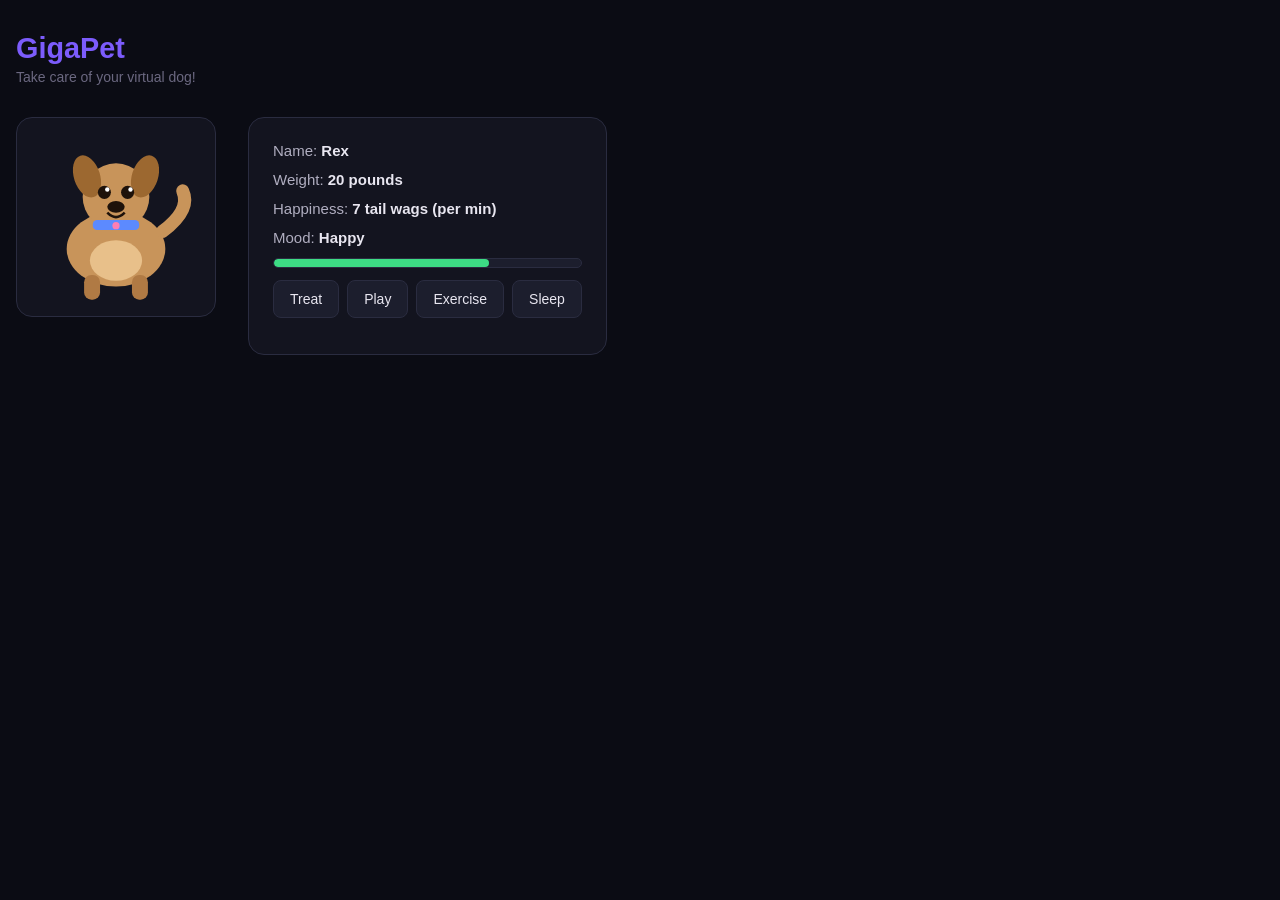
<file: index.html>
<!DOCTYPE html>
<html>
<head>
  <title>GigaPet</title>
  <meta charset="utf-8">
  <meta name="viewport" content="width=device-width, initial-scale=1">
  <link rel="stylesheet" href="style.css">
</head>
<body>

  <header>
    <h1>GigaPet</h1>
    <p>Take care of your virtual dog!</p>
  </header>

  <main>
    <div class="pet-section">

      <svg xmlns="http://www.w3.org/2000/svg" viewBox="0 0 120 120" class="pet-image">
        <ellipse cx="60" cy="82" rx="34" ry="26" fill="#c8945a"/>
        <ellipse cx="60" cy="90" rx="18" ry="14" fill="#e8c08a"/>
        <path d="M 92 70 Q 112 55 106 42" stroke="#c8945a" stroke-width="9" fill="none" stroke-linecap="round"/>
        <rect x="38" y="100" width="11" height="17" rx="5" fill="#b07a44"/>
        <rect x="71" y="100" width="11" height="17" rx="5" fill="#b07a44"/>
        <circle cx="60" cy="46" r="23" fill="#c8945a"/>
        <ellipse cx="40" cy="32" rx="9" ry="15" fill="#9c6830" transform="rotate(-18 40 32)"/>
        <ellipse cx="80" cy="32" rx="9" ry="15" fill="#9c6830" transform="rotate(18 80 32)"/>
        <circle cx="52" cy="43" r="4.5" fill="#1e120a"/>
        <circle cx="68" cy="43" r="4.5" fill="#1e120a"/>
        <circle cx="54" cy="41" r="1.5" fill="white"/>
        <circle cx="70" cy="41" r="1.5" fill="white"/>
        <ellipse cx="60" cy="53" rx="6" ry="4" fill="#1e120a"/>
        <path d="M 54 57 Q 60 63 66 57" stroke="#1e120a" stroke-width="1.8" fill="none"/>
        <ellipse id="tongue" cx="60" cy="63" rx="5" ry="6" fill="#e05070" style="display:none"/>
        <rect x="44" y="62" width="32" height="7" rx="3" fill="#5c8aff"/>
        <circle cx="60" cy="66" r="2.5" fill="#ff7eb3"/>
      </svg>

      <div id="notification" class="notification-bubble"></div>

    </div>

    <div class="dashboard">
      <div>Name: <strong><span class="name"></span></strong></div>
      <div>Weight: <strong><span class="weight"></span> pounds</strong></div>
      <div>Happiness: <strong><span class="happiness"></span> tail wags (per min)</strong></div>
      <div>Mood: <strong><span class="mood"></span></strong></div>

      <div class="bar-wrap">
        <div id="happiness-bar"></div>
      </div>

      <div class="button-container">
        <button class="treat-button">Treat</button>
        <button class="play-button">Play</button>
        <button class="exercise-button">Exercise</button>
        <button class="sleep-button">Sleep</button>
      </div>
    </div>
  </main>

  <script src="https://code.jquery.com/jquery-2.2.1.min.js"
          integrity="sha256-gvQgAFzTH6trSrAWoH1iPo9Xc96QxSZ3feW6kem+O00="
          crossorigin="anonymous"></script>
  <script src="script.js"></script>

</body>
</html>
</file>
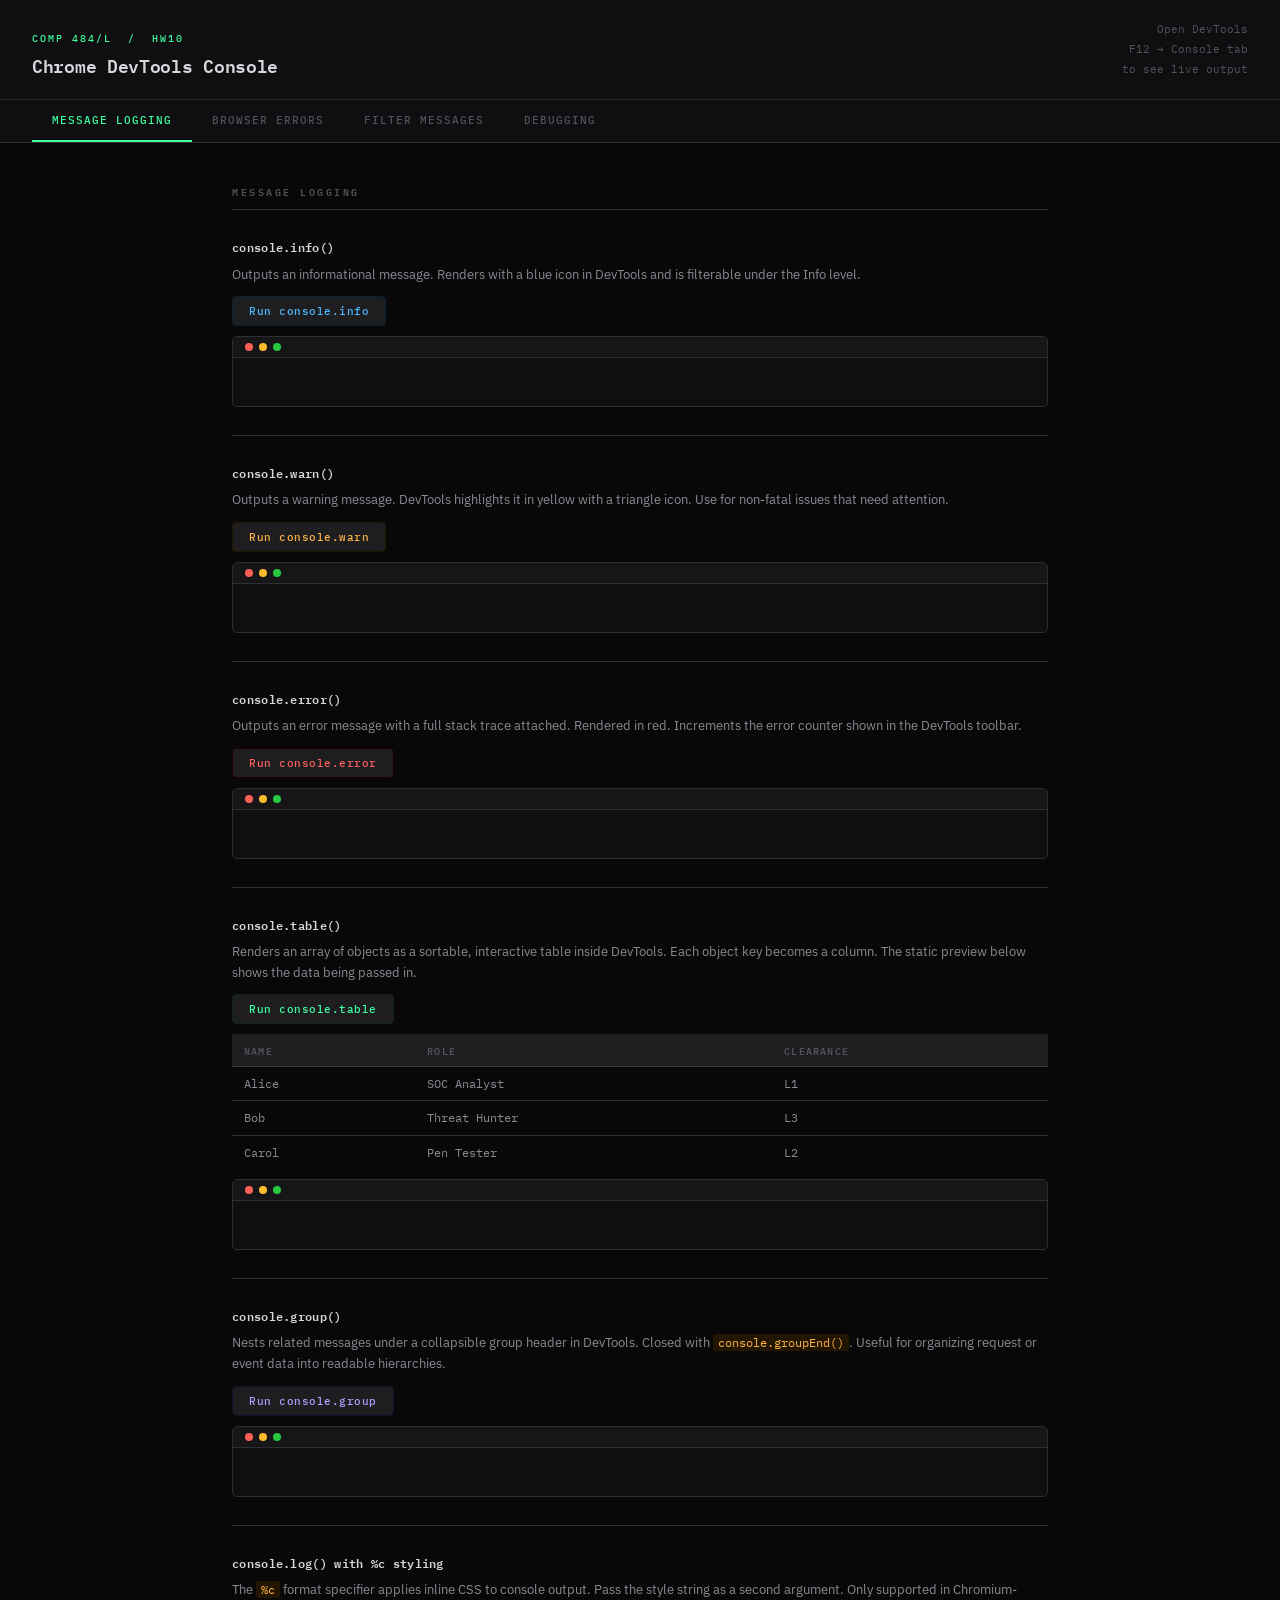
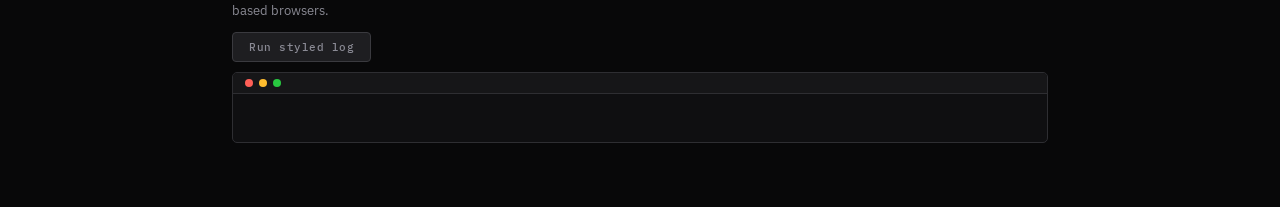
<file: assets/index.html>
<!DOCTYPE html>
<html lang="en">
<head>
  <meta charset="UTF-8">
  <meta name="viewport" content="width=device-width, initial-scale=1.0">
  <title>HW10 Chrome DevTools</title>
  <link rel="preconnect" href="https://fonts.googleapis.com">
  <link href="https://fonts.googleapis.com/css2?family=IBM+Plex+Mono:wght@400;500;600&family=IBM+Plex+Sans:wght@300;400;500&display=swap" rel="stylesheet">
  <link rel="stylesheet" href="style.css">
</head>
<body>

<!-- ============================================================
     HEADER
     ============================================================ -->
<header>
  <div class="header-left">
    <div class="kicker">COMP 484/L &nbsp;/ &nbsp;HW10</div>
    <h1>Chrome DevTools Console</h1>
  </div>
  <div class="header-right">
    Open DevTools<br>
    F12 &rarr; Console tab<br>
    to see live output
  </div>
</header>

<!-- ============================================================
     TAB NAVIGATION
     data-tab value maps to the section id "tab-{value}"
     ============================================================ -->
<nav id="nav">
  <button class="active" data-tab="logging">Message Logging</button>
  <button data-tab="browser">Browser Errors</button>
  <button data-tab="filter">Filter Messages</button>
  <button data-tab="debug">Debugging</button>
</nav>

<main>

  <!-- ==========================================================
       TAB 1: MESSAGE LOGGING
       ========================================================== -->
  <section id="tab-logging" class="section active">
    <div class="section-title">Message Logging</div>

    <!-- LOG INFO -->
    <div class="block">
      <div class="block-label">console.info()</div>
      <div class="block-desc">
        Outputs an informational message. Renders with a blue icon in DevTools
        and is filterable under the Info level.
      </div>
      <button class="btn b" onclick="runInfo()">Run console.info</button>
      <div class="console">
        <div class="console-bar">
          <span class="dot" style="background:#ff5f57"></span>
          <span class="dot" style="background:#febc2e"></span>
          <span class="dot" style="background:#28c840"></span>
        </div>
        <div class="console-body" id="out-info"></div>
      </div>
    </div>

    <hr class="divider">

    <!-- LOG WARNING -->
    <div class="block">
      <div class="block-label">console.warn()</div>
      <div class="block-desc">
        Outputs a warning message. DevTools highlights it in yellow with a
        triangle icon. Use for non-fatal issues that need attention.
      </div>
      <button class="btn a" onclick="runWarn()">Run console.warn</button>
      <div class="console">
        <div class="console-bar">
          <span class="dot" style="background:#ff5f57"></span>
          <span class="dot" style="background:#febc2e"></span>
          <span class="dot" style="background:#28c840"></span>
        </div>
        <div class="console-body" id="out-warn"></div>
      </div>
    </div>

    <hr class="divider">

    <!-- LOG ERROR -->
    <div class="block">
      <div class="block-label">console.error()</div>
      <div class="block-desc">
        Outputs an error message with a full stack trace attached. Rendered in
        red. Increments the error counter shown in the DevTools toolbar.
      </div>
      <button class="btn r" onclick="runError()">Run console.error</button>
      <div class="console">
        <div class="console-bar">
          <span class="dot" style="background:#ff5f57"></span>
          <span class="dot" style="background:#febc2e"></span>
          <span class="dot" style="background:#28c840"></span>
        </div>
        <div class="console-body" id="out-error"></div>
      </div>
    </div>

    <hr class="divider">

    <!-- LOG TABLE -->
    <div class="block">
      <div class="block-label">console.table()</div>
      <div class="block-desc">
        Renders an array of objects as a sortable, interactive table inside
        DevTools. Each object key becomes a column. The static preview below
        shows the data being passed in.
      </div>
      <button class="btn g" onclick="runTable()">Run console.table</button>
      <table class="data-table">
        <thead><tr><th>name</th><th>role</th><th>clearance</th></tr></thead>
        <tbody>
          <tr><td>Alice</td><td>SOC Analyst</td><td>L1</td></tr>
          <tr><td>Bob</td><td>Threat Hunter</td><td>L3</td></tr>
          <tr><td>Carol</td><td>Pen Tester</td><td>L2</td></tr>
        </tbody>
      </table>
      <div class="console">
        <div class="console-bar">
          <span class="dot" style="background:#ff5f57"></span>
          <span class="dot" style="background:#febc2e"></span>
          <span class="dot" style="background:#28c840"></span>
        </div>
        <div class="console-body" id="out-table"></div>
      </div>
    </div>

    <hr class="divider">

    <!-- LOG GROUP -->
    <div class="block">
      <div class="block-label">console.group()</div>
      <div class="block-desc">
        Nests related messages under a collapsible group header in DevTools.
        Closed with <code>console.groupEnd()</code>. Useful for organizing
        request or event data into readable hierarchies.
      </div>
      <button class="btn v" onclick="runGroup()">Run console.group</button>
      <div class="console">
        <div class="console-bar">
          <span class="dot" style="background:#ff5f57"></span>
          <span class="dot" style="background:#febc2e"></span>
          <span class="dot" style="background:#28c840"></span>
        </div>
        <div class="console-body" id="out-group"></div>
      </div>
    </div>

    <hr class="divider">

    <!-- LOG CUSTOM -->
    <div class="block">
      <div class="block-label">console.log() with %c styling</div>
      <div class="block-desc">
        The <code>%c</code> format specifier applies inline CSS to console
        output. Pass the style string as a second argument. Only supported
        in Chromium-based browsers.
      </div>
      <button class="btn" onclick="runCustom()">Run styled log</button>
      <div class="console">
        <div class="console-bar">
          <span class="dot" style="background:#ff5f57"></span>
          <span class="dot" style="background:#febc2e"></span>
          <span class="dot" style="background:#28c840"></span>
        </div>
        <div class="console-body" id="out-custom"></div>
      </div>
    </div>

  </section>


  <!-- ==========================================================
       TAB 2: BROWSER ERRORS
       ========================================================== -->
  <section id="tab-browser" class="section">
    <div class="section-title">View Messages Logged by the Browser</div>

    <!-- 404 -->
    <div class="block">
      <div class="block-label">404 Network Error</div>
      <div class="block-desc">
        Requesting a URL that does not exist returns a 404 status. The browser
        logs a red network error to the Console automatically. It also appears
        in the Network tab with status 404.
      </div>
      <button class="btn r" onclick="cause404()">Trigger 404</button>
      <div class="outbox" id="out-404">Waiting for trigger...</div>
      <div class="callout">
        <strong>Where to look:</strong> Console tab shows a red network error
        entry. Network tab shows the failed request with status 404. Filter
        by Fetch or XHR to isolate it.
      </div>
    </div>

    <hr class="divider">

    <!-- TYPEERROR -->
    <div class="block">
      <div class="block-label">TypeError</div>
      <div class="block-desc">
        Accessing a property or calling a method on <code>null</code> or
        <code>undefined</code> throws a TypeError at runtime. The browser logs
        it with a full stack trace pointing to the source line.
      </div>
      <button class="btn r" onclick="causeTypeError()">Trigger TypeError</button>
      <div class="outbox" id="out-type">Waiting for trigger...</div>
      <div class="callout">
        <strong>Where to look:</strong> Console tab shows the red TypeError
        entry. Click the source link on the right side of the entry to jump
        to the offending line in the Sources panel.
      </div>
    </div>

    <hr class="divider">

    <!-- VIOLATION -->
    <div class="block">
      <div class="block-label">Violation</div>
      <div class="block-desc">
        Long-running synchronous tasks that block the main thread beyond
        roughly 50ms generate a Violation warning. Alternating DOM reads and
        writes in a tight loop also triggers forced reflow violations. Set the
        Console log level to Verbose to see these entries.
      </div>
      <button class="btn a" onclick="causeViolation()">Trigger Violation</button>
      <div class="outbox" id="out-violation">Waiting for trigger...</div>
      <div class="callout">
        <strong>Where to look:</strong> Open Console, set the log level
        dropdown to Verbose. After triggering, look for yellow [Violation]
        entries labeled "Forced reflow" or "Long running JavaScript task."
      </div>
    </div>

  </section>


  <!-- ==========================================================
       TAB 3: FILTER MESSAGES
       ========================================================== -->
  <section id="tab-filter" class="section">
    <div class="section-title">Filter Messages</div>

    <div class="block">
      <div class="block-desc">
        Click below to seed the DevTools console with 10 mixed log entries
        across multiple levels and sources. Each filter below then simulates
        how DevTools isolates them.
      </div>
      <button class="btn g" onclick="seedAll()">Seed Console</button>
      <div class="hint-text" id="seed-hint">10 entries will be written to the DevTools console.</div>
    </div>

    <hr class="divider">

    <!-- FILTER BY LOG LEVEL -->
    <div class="block">
      <div class="block-label">Filter by Log Level</div>
      <div class="block-desc">
        The DevTools log level dropdown (Default, Verbose, Info, Warnings,
        Errors) shows or hides entries by severity. Select a level below to
        simulate that filtering.
      </div>
      <div class="filter-row">
        <span class="filter-label">Level</span>
        <select class="finput" id="level-select" onchange="filterLevel()">
          <option value="all">All</option>
          <option value="info">Info</option>
          <option value="warn">Warning</option>
          <option value="error">Error</option>
          <option value="log">Log</option>
        </select>
      </div>
      <div class="filter-result" id="level-result"></div>
    </div>

    <hr class="divider">

    <!-- FILTER BY TEXT -->
    <div class="block">
      <div class="block-label">Filter by Text</div>
      <div class="block-desc">
        Typing a string into the DevTools filter bar hides all messages that
        do not contain that substring.
      </div>
      <div class="filter-row">
        <span class="filter-label">Search</span>
        <input class="finput" id="text-input" placeholder="e.g. fetch" oninput="filterText()">
      </div>
      <div class="filter-result" id="text-result"></div>
    </div>

    <hr class="divider">

    <!-- FILTER BY REGEX -->
    <div class="block">
      <div class="block-label">Filter by Regular Expression</div>
      <div class="block-desc">
        Prefix a filter with <code>/</code> in DevTools to switch to regex
        mode. Supports standard JS syntax with flags. Enter a pattern below
        to test against the seeded entries.
      </div>
      <div class="filter-row">
        <span class="filter-label">Regex</span>
        <input class="finput" id="regex-input" placeholder="e.g. /404|type/i" oninput="filterRegex()">
      </div>
      <div class="filter-result" id="regex-result"></div>
      <div class="hint-text">Wrap pattern in / / for flags. Example: /auth|token/i</div>
    </div>

    <hr class="divider">

    <!-- FILTER BY SOURCE -->
    <div class="block">
      <div class="block-label">Filter by Message Source</div>
      <div class="block-desc">
        Messages originate from different sources: network requests, script
        execution, or the browser runtime itself. DevTools lets you narrow
        output by source using the sidebar.
      </div>
      <div class="filter-row">
        <span class="filter-label">Source</span>
        <select class="finput" id="source-select" onchange="filterSource()">
          <option value="all">All sources</option>
          <option value="network">network</option>
          <option value="script">script</option>
          <option value="browser">browser</option>
        </select>
      </div>
      <div class="filter-result" id="source-result"></div>
    </div>

    <hr class="divider">

    <!-- FILTER BY USER MESSAGES -->
    <div class="block">
      <div class="block-label">Filter by User Messages</div>
      <div class="block-desc">
        The User Messages filter in the DevTools sidebar shows only messages
        written by your own JavaScript code via console methods, isolating
        them from browser-generated entries.
      </div>
      <div class="filter-row">
        <span class="filter-label">Show</span>
        <select class="finput" id="user-select" onchange="filterUser()">
          <option value="all">All messages</option>
          <option value="user">User messages</option>
          <option value="browser">Browser messages</option>
        </select>
      </div>
      <div class="filter-result" id="user-result"></div>
    </div>

  </section>


  <!-- ==========================================================
       TAB 4: DEBUGGING
       Covers: reproduce a bug, Sources UI, breakpoints,
       variable inspection (Scope, Watch, Console), apply a fix.

       Scenario: calcTotalScore() is supposed to sum numeric scores
       from a list of security alerts. The bug is that it reads
       alert.severity (a string) instead of alert.score (a number),
       so the result is NaN.

       Steps 1-2 are triggered by buttons on the page.
       Steps 3-7 are done manually in DevTools — instructions
       explain exactly what to click for each screenshot.
       ========================================================== -->
  <section id="tab-debug" class="section">
    <div class="section-title">Debugging</div>

    <!-- STEP 1: REPRODUCE THE BUG
         runBuggy() calls calcTotalScore() which has the wrong property
         name. The result is NaN. This is what we need to debug. -->
    <div class="block">
      <div class="step-badge">Step 1</div>
      <div class="block-label">Reproduce the Bug</div>
      <div class="block-desc">
        The function <code>calcTotalScore()</code> is supposed to sum the
        numeric score from each security alert and return a total. Instead
        it returns <code>NaN</code> because it reads <code>alert.severity</code>
        (a string like "high") instead of <code>alert.score</code> (a number).
        Click the button to reproduce the broken output.
      </div>
      <button class="btn r" onclick="runBuggy()">Run Buggy Function</button>
      <div class="outbox" id="out-buggy">Output will appear here...</div>
      <div class="callout">
        <strong>What to look for:</strong> The result printed to the Console
        will be <code>NaN</code> instead of a number. This is the bug we will
        isolate using the Sources panel.
      </div>
    </div>

    <hr class="divider">

    <!-- STEP 2: GET FAMILIAR WITH THE SOURCES UI
         Describes the three panes of the Sources panel so the student
         knows where to look before setting a breakpoint. -->
    <div class="block">
      <div class="step-badge">Step 2</div>
      <div class="block-label">Get Familiar with the Sources UI</div>
      <div class="block-desc">
        Open DevTools (F12) and click the <strong>Sources</strong> tab.
        The panel has three panes working together.
      </div>

      <!-- Three-column layout, one card per pane -->
      <div class="pane-grid">

        <div class="pane-card">
          <div class="pane-title">File Navigator</div>
          <div class="pane-body">
            Left pane. Lists every file the page loaded — HTML, CSS, JS.
            Click <code>script.js</code> here to open it in the editor pane.
          </div>
        </div>

        <div class="pane-card">
          <div class="pane-title">Code Editor</div>
          <div class="pane-body">
            Center pane. Shows the source code of the selected file.
            Click any line number to set a breakpoint on that line.
            A blue marker appears when a breakpoint is active.
          </div>
        </div>

        <div class="pane-card">
          <div class="pane-title">Debugger Pane</div>
          <div class="pane-body">
            Right pane. Shows Breakpoints, Scope variables, Watch
            Expressions, and the Call Stack when execution is paused.
          </div>
        </div>

      </div>

      <div class="callout" style="margin-top:12px">
        <strong>Screenshot this:</strong> Open Sources and click
        <code>script.js</code> in the File Navigator. Take a screenshot
        showing all three panes visible at the same time.
      </div>
    </div>

    <hr class="divider">

    <!-- STEP 3: SET A LINE-OF-CODE BREAKPOINT
         Tells the student exactly which line to click in script.js. -->
    <div class="block">
      <div class="step-badge">Step 3</div>
      <div class="block-label">Set a Line-of-Code Breakpoint</div>
      <div class="block-desc">
        In the Sources panel with <code>script.js</code> open, scroll to the
        function <code>calcTotalScore()</code>. Click the line number next to
        this line:
      </div>
      <div class="code-block">total += alert.severity;</div>
      <div class="block-desc" style="margin-top:10px">
        A blue marker will appear on that line number confirming the breakpoint
        is active. It also shows up in the Breakpoints list in the right pane.
      </div>
      <div class="callout">
        <strong>Screenshot this:</strong> The blue breakpoint marker on the
        line in the code editor, and the entry in the Breakpoints list.
      </div>
    </div>

    <hr class="divider">

    <!-- STEP 4: PAUSE CODE WITH A BREAKPOINT
         The student clicks Run Buggy Function again — this time with the
         breakpoint set, execution will pause on that line. -->
    <div class="block">
      <div class="step-badge">Step 4</div>
      <div class="block-label">Pause the Code with a Breakpoint</div>
      <div class="block-desc">
        With the breakpoint set, click the button below. DevTools will pause
        execution on the breakpoint line before it runs. The page will freeze
        briefly — that is normal. You will see the current line highlighted
        in the Sources panel.
      </div>
      <button class="btn a" onclick="runBuggy()">Run and Hit Breakpoint</button>
      <div class="callout" style="margin-top:10px">
        <strong>Screenshot this:</strong> The Sources panel paused on the
        highlighted breakpoint line, with the blue execution marker on the
        left side of the line.
      </div>
    </div>

    <hr class="divider">

    <!-- STEP 5: CHECK VARIABLE VALUES
         Three sub-sections: Scope pane, Watch Expressions, Console. -->
    <div class="block">
      <div class="step-badge">Step 5</div>
      <div class="block-label">Check Variable Values</div>
      <div class="block-desc">
        While paused, DevTools gives you three ways to inspect variable values.
      </div>

      <!-- Scope Pane -->
      <div class="inspect-block">
        <div class="inspect-label">Scope Pane</div>
        <div class="inspect-desc">
          In the right pane, open the <strong>Scope</strong> section. It shows
          every variable currently in scope at the paused line. Look for:
          <code>total</code>, <code>alert</code>, and <code>alerts</code>.
          You will see <code>alert.severity</code> is a string like
          <code>"high"</code> — that is why adding it to a number produces NaN.
        </div>
        <div class="callout">
          <strong>Screenshot this:</strong> The Scope section expanded showing
          the local variables including <code>alert</code> and its properties.
        </div>
      </div>

      <!-- Watch Expressions -->
      <div class="inspect-block">
        <div class="inspect-label">Watch Expressions</div>
        <div class="inspect-desc">
          In the right pane, click the <strong>Watch</strong> section and hit
          the + button. Add these two expressions one at a time:
        </div>
        <div class="code-block">alert.severity</div>
        <div class="code-block" style="margin-top:6px">alert.score</div>
        <div class="inspect-desc" style="margin-top:8px">
          DevTools evaluates both in real time. You will see
          <code>alert.severity</code> returns a string and
          <code>alert.score</code> returns the correct number we should
          be using.
        </div>
        <div class="callout">
          <strong>Screenshot this:</strong> The Watch section showing both
          expressions and their evaluated values side by side.
        </div>
      </div>

      <!-- Console while paused -->
      <div class="inspect-block">
        <div class="inspect-label">The Console</div>
        <div class="inspect-desc">
          While still paused, switch to the Console tab. You can type
          expressions directly and they evaluate in the current scope.
          Try typing:
        </div>
        <div class="code-block">alert.score</div>
        <div class="code-block" style="margin-top:6px">typeof alert.severity</div>
        <div class="inspect-desc" style="margin-top:8px">
          The first returns the correct numeric score. The second returns
          <code>"string"</code> — confirming that severity is not a number
          and cannot be summed.
        </div>
        <div class="callout">
          <strong>Screenshot this:</strong> The Console with both expressions
          typed in and their return values visible.
        </div>
      </div>

    </div>

    <hr class="divider">

    <!-- STEP 6: APPLY THE FIX
         Shows the before/after code and lets the student run the
         fixed version to confirm it produces the correct total. -->
    <div class="block">
      <div class="step-badge">Step 6</div>
      <div class="block-label">Apply the Fix</div>
      <div class="block-desc">
        Resume execution by pressing the blue play button in DevTools (or F8),
        then remove the breakpoint by clicking the marker again. The fix is to
        change <code>alert.severity</code> to <code>alert.score</code> inside
        the loop. The corrected function is already available as
        <code>calcTotalScoreFixed()</code> in script.js. Click below to run it
        and confirm it returns the correct total.
      </div>

      <!-- Side-by-side before/after diff -->
      <div class="diff-grid">
        <div class="diff-panel">
          <div class="diff-label bad">Before (buggy)</div>
          <div class="code-block diff-code">
            alerts.forEach(function(alert) {<br>
            &nbsp;&nbsp;total += alert.severity;<br>
            });
          </div>
        </div>
        <div class="diff-panel">
          <div class="diff-label good">After (fixed)</div>
          <div class="code-block diff-code">
            alerts.forEach(function(alert) {<br>
            &nbsp;&nbsp;total += alert.score;<br>
            });
          </div>
        </div>
      </div>

      <button class="btn g" onclick="runFixed()" style="margin-top:14px">Run Fixed Function</button>
      <div class="outbox" id="out-fixed">Output will appear here...</div>
      <div class="callout">
        <strong>Screenshot this:</strong> The output box and Console both
        showing the correct numeric total instead of NaN.
      </div>
    </div>

  </section>

</main>

<script src="script.js"></script>
</body>
</html>
</file>
<file: style.css>
* {
  box-sizing: border-box;
  margin: 0;
  padding: 0;
}

body {
  font-family: Arial, sans-serif;
  background-color: #0b0c14;
  color: #e8e6f0;
  padding: 32px 16px 64px;
  min-height: 100vh;
}

header {
  margin-bottom: 32px;
}

header h1 {
  font-size: 1.8rem;
  color: #7c5cfc;
  margin-bottom: 4px;
}

header p {
  color: #6b6880;
  font-size: 14px;
}

main {
  display: flex;
  gap: 32px;
  align-items: flex-start;
  flex-wrap: wrap;
}

.pet-section {
  display: flex;
  flex-direction: column;
  align-items: center;
  gap: 12px;
}

.pet-image {
  width: 200px;
  height: 200px;
  background: #13141f;
  border: 1px solid #2a2c40;
  border-radius: 16px;
  padding: 12px;
  transition: opacity 0.4s ease;
}

.pet-image.wag {
  animation: wag 0.12s ease-in-out 5 alternate;
}

@keyframes wag {
  from { transform: rotate(-3deg) translateX(-3px); }
  to   { transform: rotate(3deg) translateX(3px); }
}

.pet-image.bounce {
  animation: bounce 0.15s ease-in-out 3 alternate;
}

@keyframes bounce {
  from { transform: translateY(0); }
  to   { transform: translateY(-8px); }
}

.notification-bubble {
  display: none;
  background: #13141f;
  border: 1px solid #7c5cfc;
  border-radius: 10px;
  padding: 8px 16px;
  font-size: 14px;
  color: #e8e6f0;
  text-align: center;
  width: 200px;
  position: relative;
}

.notification-bubble::before {
  content: '';
  position: absolute;
  top: -9px;
  left: 50%;
  transform: translateX(-50%);
  border-left: 8px solid transparent;
  border-right: 8px solid transparent;
  border-bottom: 9px solid #7c5cfc;
}

.dashboard {
  background: #13141f;
  border: 1px solid #2a2c40;
  border-radius: 16px;
  padding: 24px;
  min-width: 260px;
}

.dashboard div {
  margin-bottom: 12px;
  font-size: 15px;
  color: #b0aec0;
}

.dashboard strong {
  color: #e8e6f0;
}

.bar-wrap {
  background: #1c1e2d;
  border-radius: 999px;
  height: 10px;
  margin-bottom: 20px;
  overflow: hidden;
  border: 1px solid #2a2c40;
}

#happiness-bar {
  height: 100%;
  width: 70%;
  background: #3ddc84;
  border-radius: 999px;
  transition: width 0.3s ease, background-color 0.3s ease;
}

.button-container {
  display: flex;
  flex-wrap: wrap;
  gap: 8px;
}

.button-container button {
  padding: 10px 16px;
  font-size: 14px;
  border: 1px solid #2a2c40;
  border-radius: 8px;
  background: #1c1e2d;
  color: #e8e6f0;
  cursor: pointer;
  transition: background 0.15s, border-color 0.15s, transform 0.1s;
}

.button-container button:hover {
  background: #232535;
  border-color: #7c5cfc;
}

.button-container button:active {
  transform: translateY(1px);
}
</file>
<file: assets/style.css>
/* ================================================================
   style.css — HW10 Chrome DevTools Demo
   Isaiah | COMP 484/L

   Table of contents:
     1.  CSS custom properties (design tokens)
     2.  Reset and base
     3.  Header
     4.  Tab navigation
     5.  Main layout
     6.  Section titles
     7.  Content blocks
     8.  Buttons
     9.  Console preview widgets
     10. Output / callout boxes
     11. Divider
     12. Filter controls
     13. Tags (level/source badges)
     14. Data table (console.table preview)
     15. Debugging tab styles
   ================================================================ */


/* ----------------------------------------------------------------
   1. CSS CUSTOM PROPERTIES
   ---------------------------------------------------------------- */
:root {
  --black:       #080809;
  --surface0:    #0f0f11;
  --surface1:    #161618;
  --surface2:    #1e1e21;
  --surface3:    #262629;
  --line:        #2e2e32;
  --line2:       #3a3a3f;
  --text:        #d8d8dc;
  --text2:       #8a8a94;
  --text3:       #52525a;
  --green:       #3dffa0;
  --green-dim:   #0e2418;
  --blue:        #4db8ff;
  --blue-dim:    #0b1e2e;
  --amber:       #ffb347;
  --amber-dim:   #231600;
  --red:         #ff5f5f;
  --red-dim:     #1f0000;
  --violet:      #b09eff;
  --violet-dim:  #130f2a;
  --mono: 'IBM Plex Mono', monospace;
  --sans: 'IBM Plex Sans', sans-serif;
}


/* ----------------------------------------------------------------
   2. RESET AND BASE
   ---------------------------------------------------------------- */
*, *::before, *::after {
  box-sizing: border-box;
  margin: 0;
  padding: 0;
}

html, body {
  background: var(--black);
  color: var(--text);
  font-family: var(--sans);
  font-size: 14px;
  line-height: 1.6;
  min-height: 100vh;
}


/* ----------------------------------------------------------------
   3. HEADER
   ---------------------------------------------------------------- */
header {
  background: var(--surface0);
  border-bottom: 1px solid var(--line);
  padding: 20px 32px;
  display: flex;
  align-items: flex-end;
  justify-content: space-between;
}

.header-left .kicker {
  font-family: var(--mono);
  font-size: 10px;
  font-weight: 500;
  letter-spacing: 2px;
  color: var(--green);
  text-transform: uppercase;
  margin-bottom: 4px;
}

.header-left h1 {
  font-family: var(--mono);
  font-size: 18px;
  font-weight: 600;
  color: var(--text);
  letter-spacing: -0.3px;
}

.header-right {
  font-family: var(--mono);
  font-size: 11px;
  color: var(--text3);
  text-align: right;
  line-height: 1.8;
}


/* ----------------------------------------------------------------
   4. TAB NAVIGATION
   ---------------------------------------------------------------- */
nav {
  background: var(--surface0);
  border-bottom: 1px solid var(--line);
  display: flex;
  padding: 0 32px;
  overflow-x: auto;
}

nav button {
  background: none;
  border: none;
  border-bottom: 2px solid transparent;
  color: var(--text3);
  cursor: pointer;
  font-family: var(--mono);
  font-size: 11px;
  font-weight: 500;
  letter-spacing: 1px;
  padding: 13px 20px;
  text-transform: uppercase;
  transition: color .15s, border-color .15s;
  white-space: nowrap;
}

nav button:hover { color: var(--text2); }
nav button.active { border-bottom-color: var(--green); color: var(--green); }


/* ----------------------------------------------------------------
   5. MAIN LAYOUT
   ---------------------------------------------------------------- */
main {
  max-width: 880px;
  margin: 0 auto;
  padding: 40px 32px;
}

.section { display: none; }
.section.active { display: block; }


/* ----------------------------------------------------------------
   6. SECTION TITLES
   ---------------------------------------------------------------- */
.section-title {
  font-family: var(--mono);
  font-size: 10px;
  font-weight: 600;
  letter-spacing: 2.5px;
  color: var(--text3);
  text-transform: uppercase;
  margin-bottom: 28px;
  padding-bottom: 10px;
  border-bottom: 1px solid var(--line);
}


/* ----------------------------------------------------------------
   7. CONTENT BLOCKS
   ---------------------------------------------------------------- */
.block { margin-bottom: 24px; }

.block-label {
  font-family: var(--mono);
  font-size: 12px;
  font-weight: 600;
  color: var(--text);
  letter-spacing: 0.3px;
  margin-bottom: 6px;
}

.block-desc {
  font-size: 12.5px;
  color: var(--text2);
  line-height: 1.65;
  margin-bottom: 12px;
}

.block-desc code {
  font-family: var(--mono);
  font-size: 11.5px;
  color: var(--amber);
  background: var(--amber-dim);
  border-radius: 3px;
  padding: 1px 5px;
}


/* ----------------------------------------------------------------
   8. BUTTONS
   ---------------------------------------------------------------- */
.btn {
  background: var(--surface2);
  border: 1px solid var(--line2);
  border-radius: 4px;
  color: var(--text2);
  cursor: pointer;
  font-family: var(--mono);
  font-size: 11px;
  font-weight: 500;
  letter-spacing: 0.5px;
  padding: 7px 16px;
  transition: background .12s, color .12s;
}

.btn:hover { background: var(--surface3); color: var(--text); }
.btn.g { border-color: var(--green-dim); color: var(--green); }
.btn.g:hover { background: var(--green-dim); }
.btn.b { border-color: var(--blue-dim); color: var(--blue); }
.btn.b:hover { background: var(--blue-dim); }
.btn.a { border-color: var(--amber-dim); color: var(--amber); }
.btn.a:hover { background: var(--amber-dim); }
.btn.r { border-color: var(--red-dim); color: var(--red); }
.btn.r:hover { background: var(--red-dim); }
.btn.v { border-color: var(--violet-dim); color: var(--violet); }
.btn.v:hover { background: var(--violet-dim); }


/* ----------------------------------------------------------------
   9. CONSOLE PREVIEW WIDGETS
   ---------------------------------------------------------------- */
.console {
  background: var(--surface0);
  border: 1px solid var(--line);
  border-radius: 5px;
  margin-top: 10px;
  overflow: hidden;
}

.console-bar {
  background: var(--surface1);
  border-bottom: 1px solid var(--line);
  display: flex;
  align-items: center;
  gap: 6px;
  padding: 6px 12px;
}

.dot { width: 8px; height: 8px; border-radius: 50%; }

.console-body {
  font-family: var(--mono);
  font-size: 11.5px;
  line-height: 1.7;
  min-height: 48px;
  padding: 10px 14px;
}

.cline { border-left: 2px solid transparent; margin: 1px 0; padding: 1px 0 1px 8px; }
.cline.i { color: var(--blue);   border-color: var(--blue); }
.cline.w { color: var(--amber);  border-color: var(--amber); }
.cline.e { color: var(--red);    border-color: var(--red); }
.cline.l { color: var(--text2);  border-color: var(--line2); }
.cline.g { color: var(--green);  border-color: var(--green); }
.cline.v { color: var(--violet); border-color: var(--violet); }


/* ----------------------------------------------------------------
   10. OUTPUT AND CALLOUT BOXES
   ---------------------------------------------------------------- */
.outbox {
  background: var(--surface0);
  border: 1px solid var(--line);
  border-radius: 5px;
  color: var(--text2);
  font-family: var(--mono);
  font-size: 11.5px;
  line-height: 1.7;
  margin-top: 10px;
  min-height: 42px;
  padding: 10px 14px;
  white-space: pre-wrap;
}

.callout {
  background: var(--surface1);
  border: 1px solid var(--line);
  border-left: 2px solid var(--blue);
  border-radius: 4px;
  color: var(--text2);
  font-size: 12px;
  line-height: 1.65;
  margin-top: 10px;
  padding: 10px 14px;
}

.callout strong { color: var(--blue); font-weight: 500; }


/* ----------------------------------------------------------------
   11. DIVIDER
   ---------------------------------------------------------------- */
.divider {
  border: none;
  border-top: 1px solid var(--line);
  margin: 28px 0;
}


/* ----------------------------------------------------------------
   12. FILTER CONTROLS
   ---------------------------------------------------------------- */
.filter-row {
  align-items: center;
  display: flex;
  flex-wrap: wrap;
  gap: 10px;
  margin-bottom: 8px;
}

.filter-label {
  font-family: var(--mono);
  font-size: 10.5px;
  color: var(--text3);
  letter-spacing: 1px;
  min-width: 90px;
  text-transform: uppercase;
}

.finput {
  background: var(--surface1);
  border: 1px solid var(--line2);
  border-radius: 4px;
  color: var(--text);
  font-family: var(--mono);
  font-size: 12px;
  outline: none;
  padding: 6px 10px;
  transition: border-color .12s;
  width: 230px;
}

.finput:focus { border-color: var(--green); }

.filter-result {
  background: var(--surface0);
  border: 1px solid var(--line);
  border-radius: 4px;
  font-family: var(--mono);
  font-size: 11.5px;
  margin-top: 6px;
  min-height: 32px;
  padding: 8px 12px;
}

.hint-text {
  color: var(--text3);
  font-family: var(--mono);
  font-size: 11px;
  margin-top: 6px;
}


/* ----------------------------------------------------------------
   13. TAGS (level and source badges)
   ---------------------------------------------------------------- */
.tag {
  border-radius: 3px;
  display: inline-block;
  font-family: var(--mono);
  font-size: 10px;
  font-weight: 600;
  letter-spacing: 0.5px;
  margin-right: 5px;
  padding: 1px 6px;
  text-transform: uppercase;
  vertical-align: middle;
}

.ti { background: var(--blue-dim);   color: var(--blue); }
.tw { background: var(--amber-dim);  color: var(--amber); }
.te { background: var(--red-dim);    color: var(--red); }
.tl { background: var(--surface3);   color: var(--text2); }
.ts { background: var(--violet-dim); color: var(--violet); }

.fline { color: var(--text2); padding: 2px 0; }
.fline .msg { color: var(--text); margin-left: 4px; }


/* ----------------------------------------------------------------
   14. DATA TABLE (console.table preview)
   ---------------------------------------------------------------- */
.data-table {
  border-collapse: collapse;
  font-family: var(--mono);
  font-size: 12px;
  margin-top: 10px;
  width: 100%;
}

.data-table th {
  background: var(--surface2);
  border-bottom: 1px solid var(--line2);
  color: var(--text3);
  font-size: 10px;
  font-weight: 600;
  letter-spacing: 1.2px;
  padding: 8px 12px;
  text-align: left;
  text-transform: uppercase;
}

.data-table td {
  border-bottom: 1px solid var(--line);
  color: var(--text2);
  padding: 7px 12px;
}

.data-table tr:last-child td { border-bottom: none; }
.data-table tr:hover td { background: var(--surface1); color: var(--text); }


/* ----------------------------------------------------------------
   15. DEBUGGING TAB STYLES

   .step-badge    — numbered step label above each block
   .pane-grid     — three-column layout for Sources UI pane cards
   .pane-card     — individual card describing one Sources pane
   .pane-title    — pane card heading
   .pane-body     — pane card description text
   .code-block    — monospace block showing a code line or snippet
   .inspect-block — sub-section inside Step 5 for each inspect method
   .inspect-label — heading for each inspect sub-section
   .inspect-desc  — description text inside an inspect block
   .diff-grid     — two-column before/after code comparison
   .diff-panel    — one side of the before/after diff
   .diff-label    — "Before" / "After" label above each diff panel
   .bad           — red tint for the buggy code panel
   .good          — green tint for the fixed code panel
   .diff-code     — the actual code text inside a diff panel
   ---------------------------------------------------------------- */

/* Numbered step label — green mono text above the block title */
.step-badge {
  font-family: var(--mono);
  font-size: 10px;
  font-weight: 600;
  letter-spacing: 1.5px;
  color: var(--green);
  text-transform: uppercase;
  margin-bottom: 4px;
}

/* Three equal-width cards showing the three Sources panes */
.pane-grid {
  display: grid;
  grid-template-columns: 1fr 1fr 1fr;
  gap: 12px;
  margin-top: 12px;
}

@media (max-width: 640px) {
  /* Stack the pane cards vertically on small screens */
  .pane-grid { grid-template-columns: 1fr; }
}

.pane-card {
  background: var(--surface1);
  border: 1px solid var(--line);
  border-radius: 5px;
  padding: 14px;
}

.pane-title {
  font-family: var(--mono);
  font-size: 11px;
  font-weight: 600;
  color: var(--blue);
  margin-bottom: 6px;
}

.pane-body {
  font-size: 12px;
  color: var(--text2);
  line-height: 1.6;
}

.pane-body code {
  font-family: var(--mono);
  font-size: 11px;
  color: var(--amber);
  background: var(--amber-dim);
  border-radius: 3px;
  padding: 1px 4px;
}

/* Monospace code block — used for the breakpoint line and Watch expressions */
.code-block {
  background: var(--surface1);
  border: 1px solid var(--line2);
  border-left: 2px solid var(--amber);
  border-radius: 4px;
  color: var(--amber);
  font-family: var(--mono);
  font-size: 12px;
  margin-top: 8px;
  padding: 8px 14px;
}

/* Container for each inspect method (Scope, Watch, Console) in Step 5 */
.inspect-block {
  background: var(--surface1);
  border: 1px solid var(--line);
  border-radius: 5px;
  margin-top: 14px;
  padding: 14px 16px;
}

.inspect-label {
  font-family: var(--mono);
  font-size: 11px;
  font-weight: 600;
  color: var(--violet);
  letter-spacing: 0.5px;
  margin-bottom: 6px;
  text-transform: uppercase;
}

.inspect-desc {
  font-size: 12.5px;
  color: var(--text2);
  line-height: 1.65;
  margin-bottom: 6px;
}

.inspect-desc code {
  font-family: var(--mono);
  font-size: 11.5px;
  color: var(--amber);
  background: var(--amber-dim);
  border-radius: 3px;
  padding: 1px 5px;
}

/* Two-column diff showing buggy vs fixed code side by side */
.diff-grid {
  display: grid;
  grid-template-columns: 1fr 1fr;
  gap: 12px;
  margin-top: 12px;
}

@media (max-width: 560px) {
  .diff-grid { grid-template-columns: 1fr; }
}

.diff-panel {
  border-radius: 5px;
  overflow: hidden;
}

/* "Before (buggy)" / "After (fixed)" label above each diff code block */
.diff-label {
  font-family: var(--mono);
  font-size: 10px;
  font-weight: 600;
  letter-spacing: 1px;
  padding: 5px 12px;
  text-transform: uppercase;
}

/* Red tint label for the buggy version */
.diff-label.bad {
  background: var(--red-dim);
  color: var(--red);
}

/* Green tint label for the fixed version */
.diff-label.good {
  background: var(--green-dim);
  color: var(--green);
}

/* Code content inside each diff panel */
.diff-code {
  border-radius: 0 0 4px 4px;
  font-size: 11.5px;
  line-height: 1.8;
  margin-top: 0;
}
}
</file>
